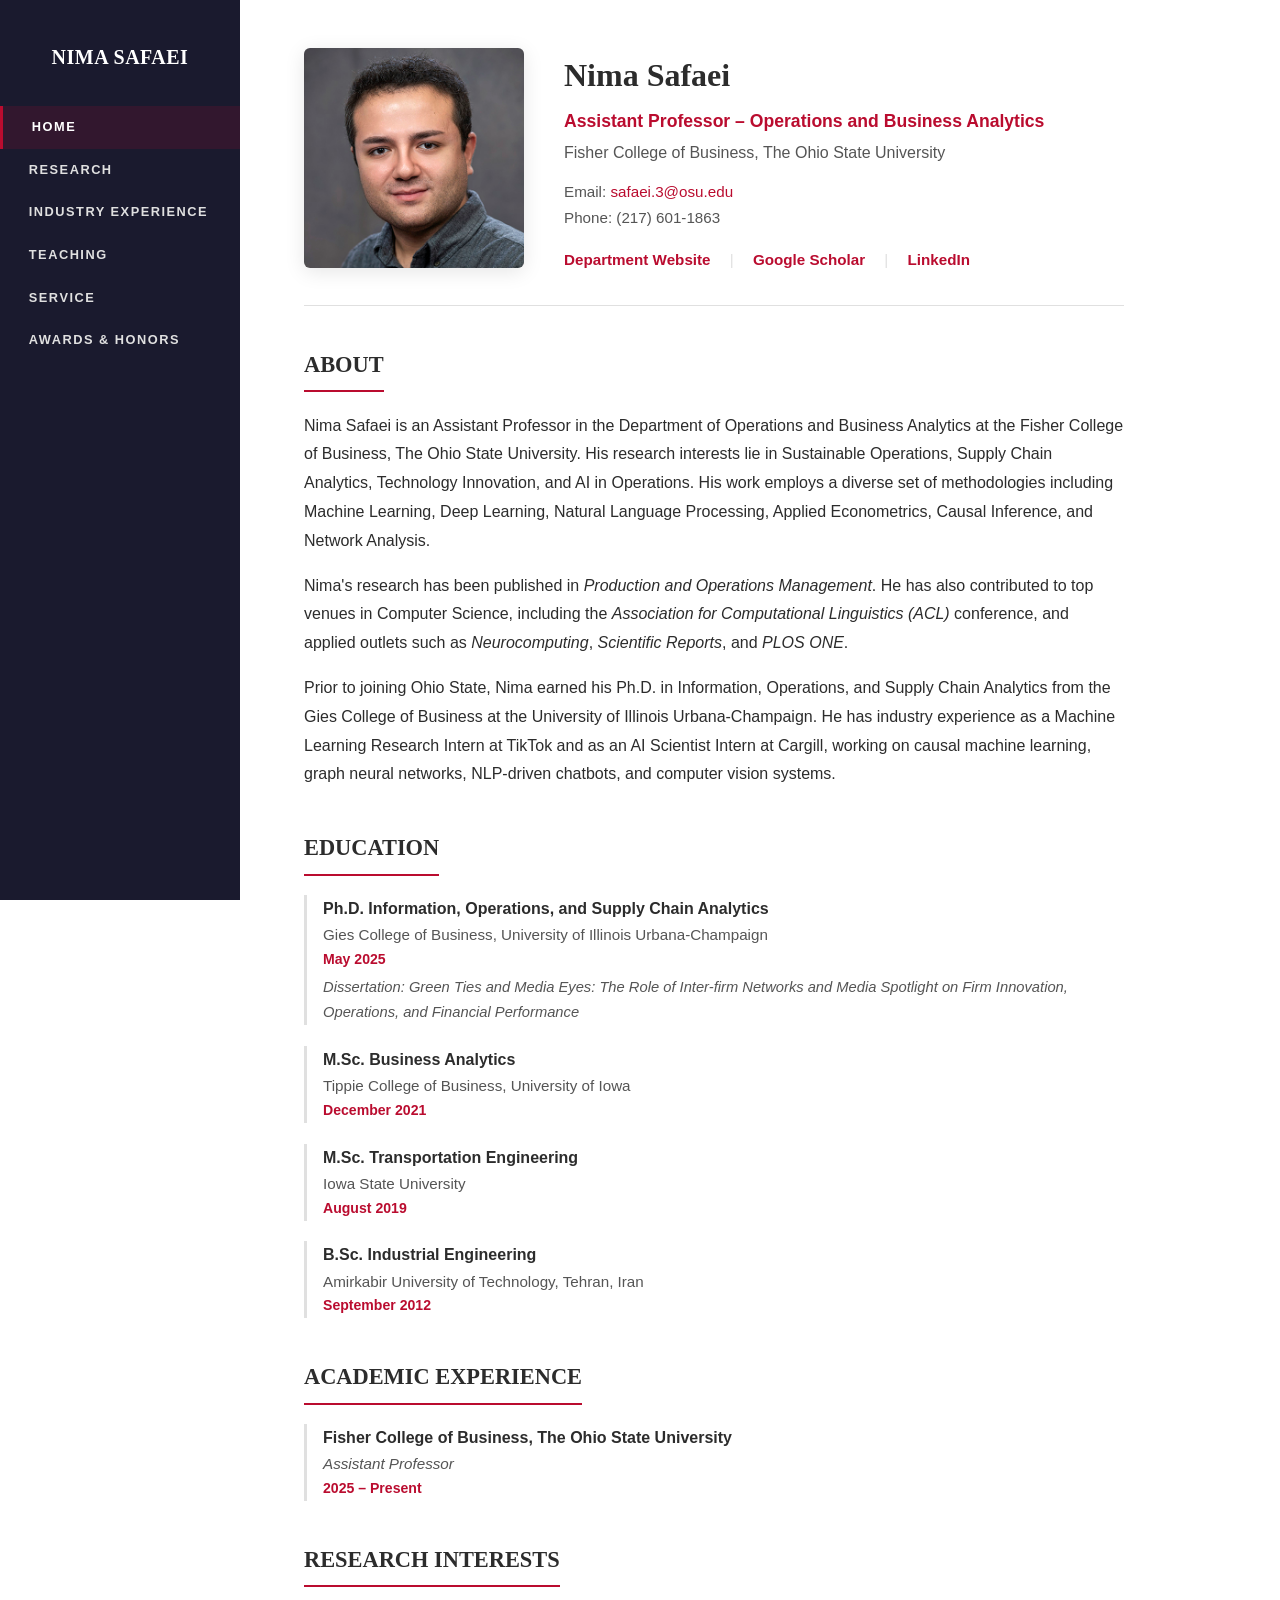
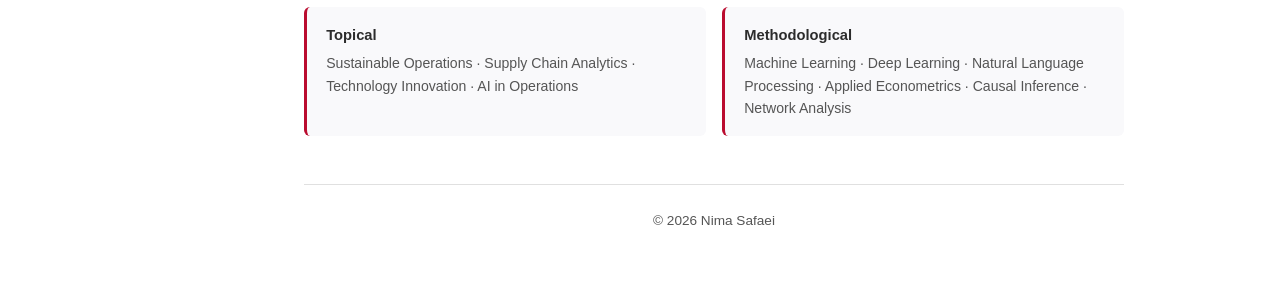
<file: index.html>
<!DOCTYPE html>
<html lang="en">
<head>
  <meta charset="UTF-8">
  <meta name="viewport" content="width=device-width, initial-scale=1.0">
  <title>Nima Safaei | Assistant Professor, Fisher College of Business, Ohio State</title>
  <meta name="description" content="Nima Safaei is an Assistant Professor of Operations and Business Analytics at the Fisher College of Business, The Ohio State University, researching sustainable operations, supply chain analytics, and AI in operations.">
  <meta name="author" content="Nima Safaei">
  <link rel="canonical" href="https://nima-safaei.com/">
  <meta property="og:title" content="Nima Safaei | Assistant Professor, Fisher College of Business, Ohio State">
  <meta property="og:description" content="Nima Safaei is an Assistant Professor of Operations and Business Analytics at the Fisher College of Business, The Ohio State University, researching sustainable operations, supply chain analytics, and AI in operations.">
  <meta property="og:type" content="website">
  <meta property="og:url" content="https://nima-safaei.com/">
  <link rel="stylesheet" href="style.css">
</head>
<body>

<!-- SIDEBAR -->
<nav class="sidebar">
  <div class="sidebar__name"><a href="/">NIMA SAFAEI</a></div>
  <div class="sidebar__nav">
    <a href="/" class="active">HOME</a>
    <a href="research.html">RESEARCH</a>
    <a href="industry.html">INDUSTRY EXPERIENCE</a>
    <a href="teaching.html">TEACHING</a>
    <a href="service.html">SERVICE</a>
    <a href="awards.html">AWARDS &amp; HONORS</a>
  </div>
</nav>

<!-- MAIN CONTENT -->
<div class="main">

  <!-- HERO -->
  <div class="hero">
    <img src="photo.jpg" alt="Nima Safaei" class="hero__photo">
    <div class="hero__info">
      <h1>Nima Safaei</h1>
      <div class="subtitle">Assistant Professor – Operations and Business Analytics</div>
      <div class="affiliation">Fisher College of Business, The Ohio State University</div>
      <div class="contact">
        Email: <a href="mailto:safaei.3@osu.edu">safaei.3@osu.edu</a><br>
        Phone: (217) 601-1863
      </div>
      <div class="hero__links">
        <a href="https://fisher.osu.edu/people/safaei.3" target="_blank">Department Website</a>
        <span class="sep">|</span>
        <a href="https://scholar.google.com/citations?user=uaWh0oIAAAAJ&amp;hl=en" target="_blank">Google Scholar</a>
        <span class="sep">|</span>
        <a href="https://www.linkedin.com/in/nima-safaei-4822b897/" target="_blank">LinkedIn</a>
      </div>
    </div>
  </div>

  <!-- ABOUT -->
  <div class="section">
    <h2 class="section__title">ABOUT</h2>
    <div class="about-text">
      <p>Nima Safaei is an Assistant Professor in the Department of Operations and Business Analytics at the Fisher College of Business, The Ohio State University. His research interests lie in Sustainable Operations, Supply Chain Analytics, Technology Innovation, and AI in Operations. His work employs a diverse set of methodologies including Machine Learning, Deep Learning, Natural Language Processing, Applied Econometrics, Causal Inference, and Network Analysis.</p>
      <p>Nima's research has been published in <em>Production and Operations Management</em>. He has also contributed to top venues in Computer Science, including the <em>Association for Computational Linguistics (ACL)</em> conference, and applied outlets such as <em>Neurocomputing</em>, <em>Scientific Reports</em>, and <em>PLOS ONE</em>.</p>
      <p>Prior to joining Ohio State, Nima earned his Ph.D. in Information, Operations, and Supply Chain Analytics from the Gies College of Business at the University of Illinois Urbana-Champaign. He has industry experience as a Machine Learning Research Intern at TikTok and as an AI Scientist Intern at Cargill, working on causal machine learning, graph neural networks, NLP-driven chatbots, and computer vision systems.</p>
    </div>
  </div>

  <!-- EDUCATION -->
  <div class="section">
    <h2 class="section__title">EDUCATION</h2>
    <div class="entry">
      <div class="entry__degree">Ph.D. Information, Operations, and Supply Chain Analytics</div>
      <div class="entry__school">Gies College of Business, University of Illinois Urbana-Champaign</div>
      <div class="entry__year">May 2025</div>
      <div class="entry__detail">Dissertation: Green Ties and Media Eyes: The Role of Inter-firm Networks and Media Spotlight on Firm Innovation, Operations, and Financial Performance</div>
    </div>
    <div class="entry">
      <div class="entry__degree">M.Sc. Business Analytics</div>
      <div class="entry__school">Tippie College of Business, University of Iowa</div>
      <div class="entry__year">December 2021</div>
    </div>
    <div class="entry">
      <div class="entry__degree">M.Sc. Transportation Engineering</div>
      <div class="entry__school">Iowa State University</div>
      <div class="entry__year">August 2019</div>
    </div>
    <div class="entry">
      <div class="entry__degree">B.Sc. Industrial Engineering</div>
      <div class="entry__school">Amirkabir University of Technology, Tehran, Iran</div>
      <div class="entry__year">September 2012</div>
    </div>
  </div>

  <!-- ACADEMIC EXPERIENCE -->
  <div class="section">
    <h2 class="section__title">ACADEMIC EXPERIENCE</h2>
    <div class="entry">
      <div class="entry__degree">Fisher College of Business, The Ohio State University</div>
      <div class="entry__school"><em>Assistant Professor</em></div>
      <div class="entry__year">2025 – Present</div>
    </div>
  </div>

  <!-- RESEARCH INTERESTS -->
  <div class="section">
    <h2 class="section__title">RESEARCH INTERESTS</h2>
    <div class="skills-grid">
      <div class="skill-card">
        <div class="skill-card__title">Topical</div>
        <div class="skill-card__items">Sustainable Operations · Supply Chain Analytics · Technology Innovation · AI in Operations</div>
      </div>
      <div class="skill-card">
        <div class="skill-card__title">Methodological</div>
        <div class="skill-card__items">Machine Learning · Deep Learning · Natural Language Processing · Applied Econometrics · Causal Inference · Network Analysis</div>
      </div>
    </div>
  </div>

  <div class="footer">&copy; 2026 Nima Safaei</div>

</div>

</body>
</html>
</file>
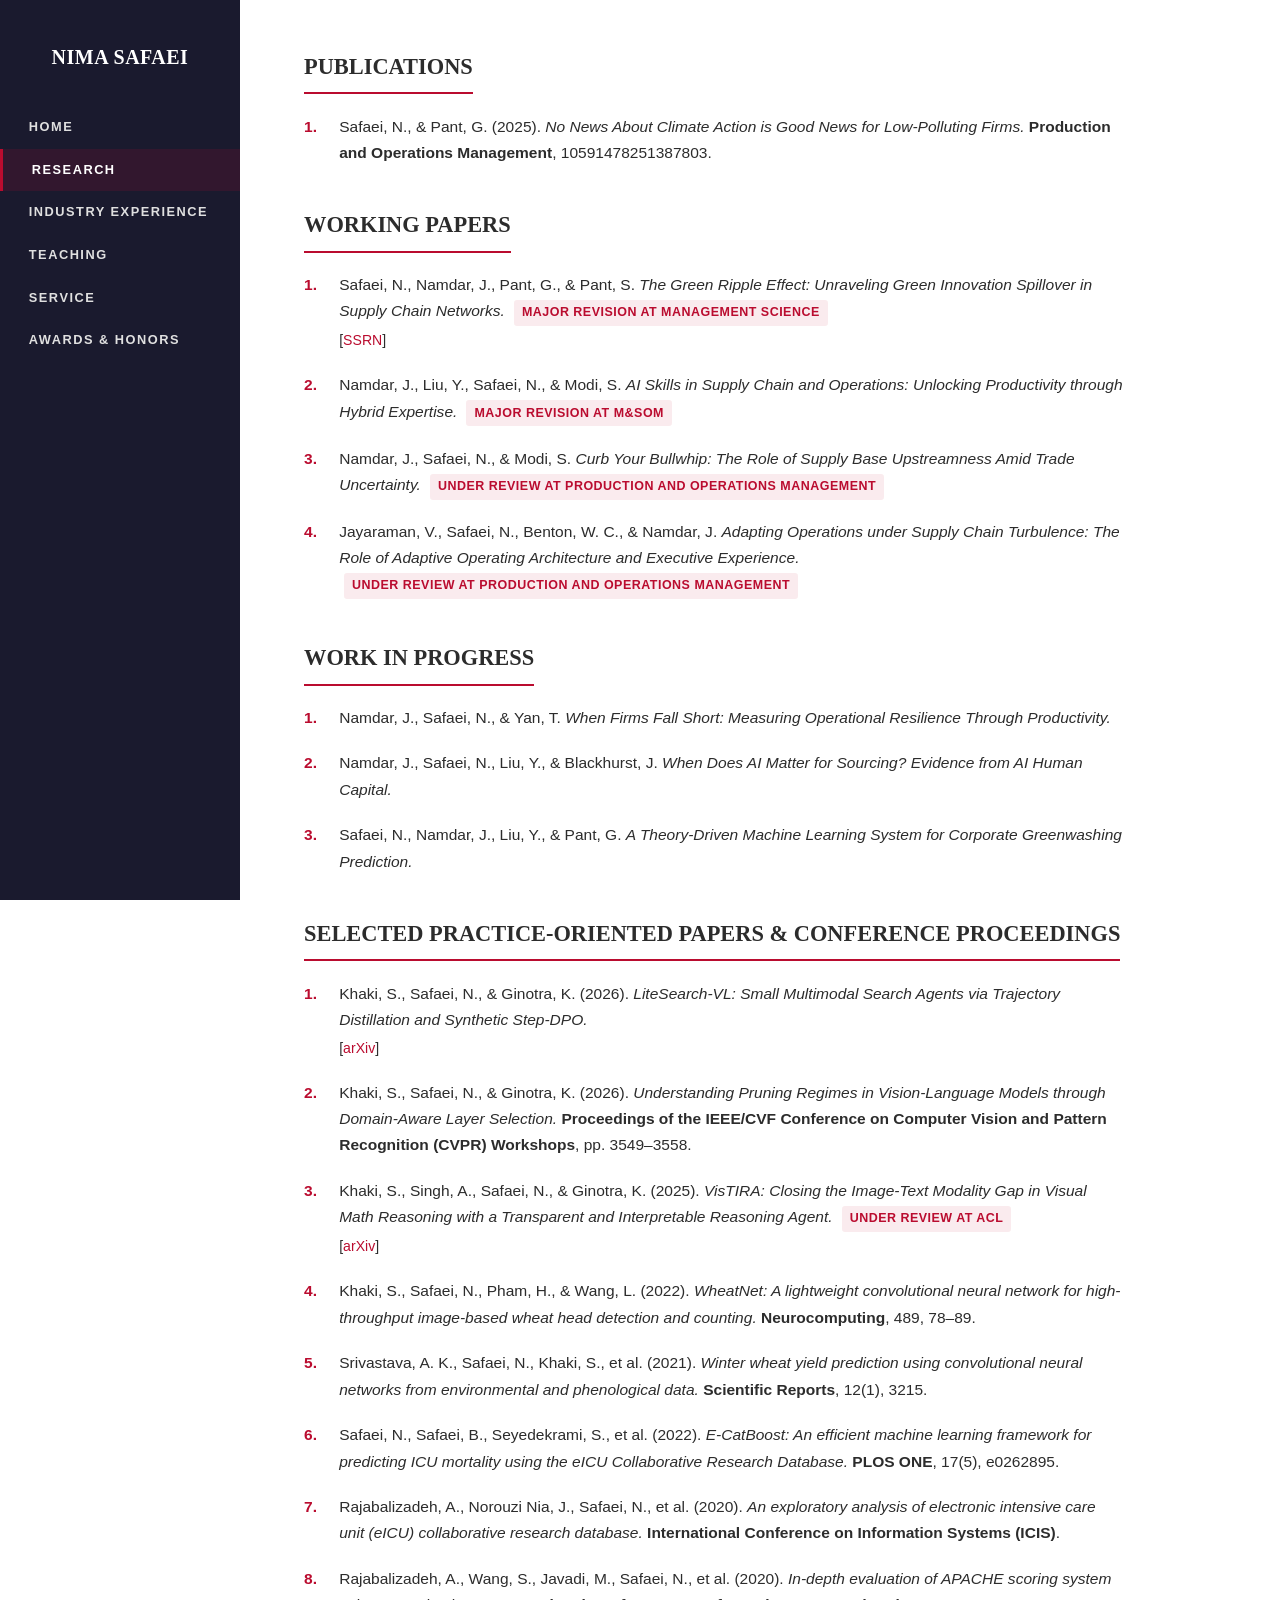
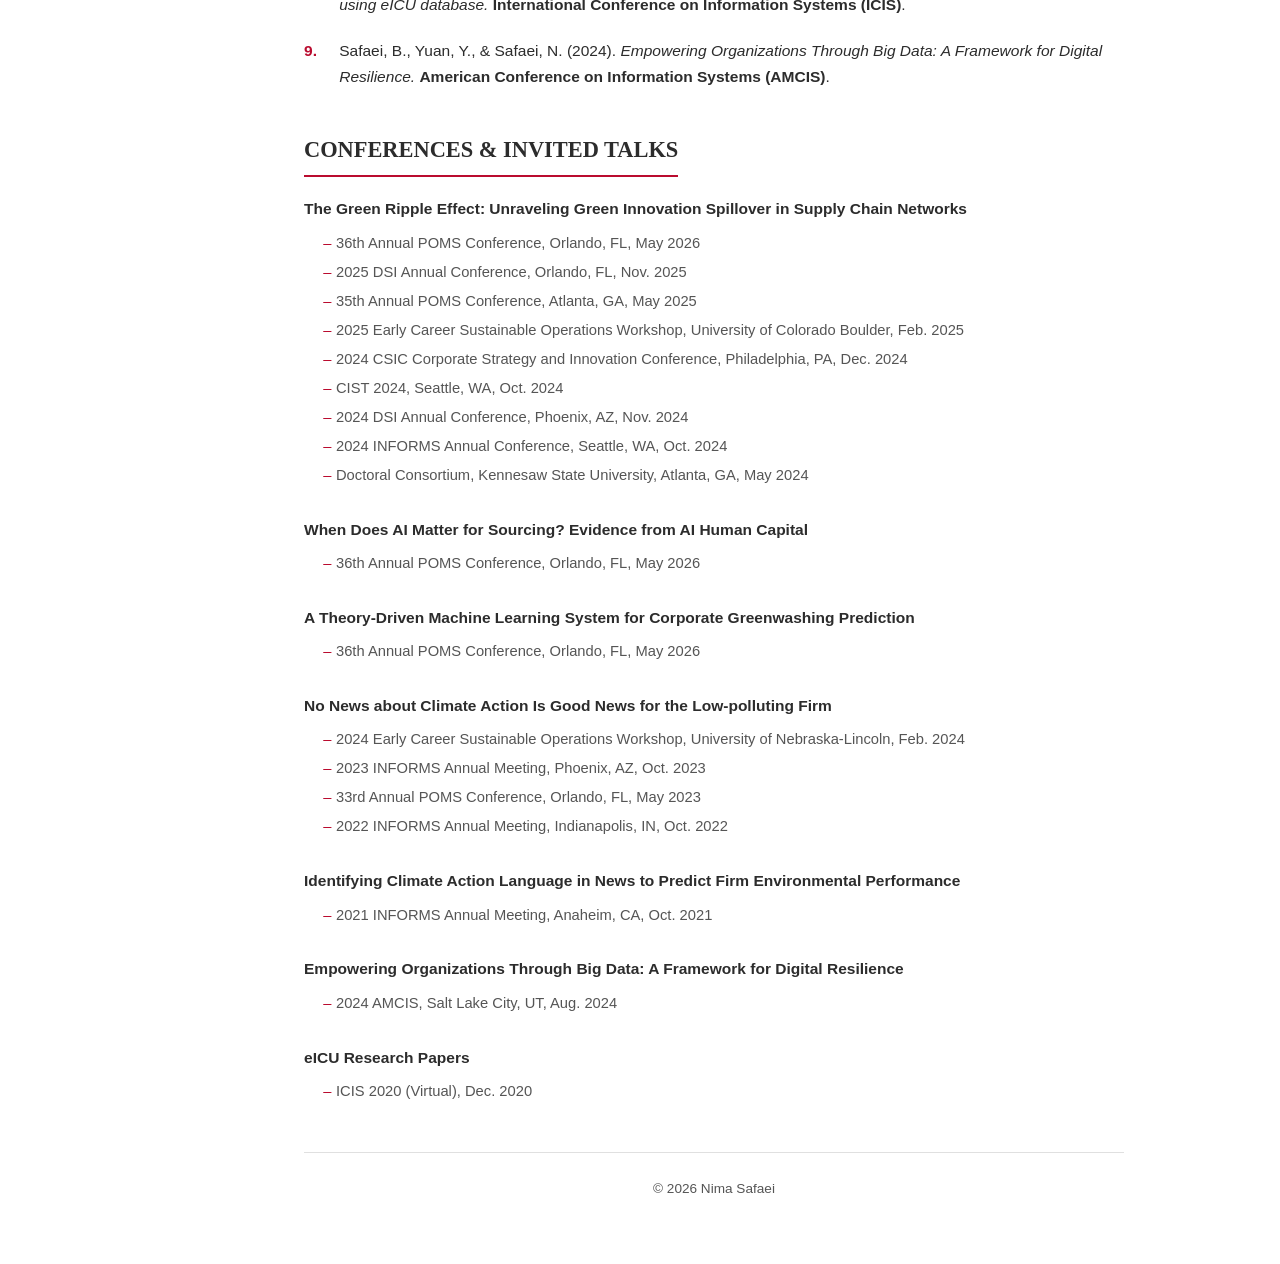
<file: research.html>
<!DOCTYPE html>
<html lang="en">
<head>
  <meta charset="UTF-8">
  <meta name="viewport" content="width=device-width, initial-scale=1.0">
  <title>Research | Nima Safaei, Ohio State Fisher College of Business</title>
  <meta name="description" content="Publications and working papers by Nima Safaei, including Curb Your Bullwhip: The Role of Supply Base Upstreamness Amid Trade Uncertainty, and Adapting Operations under Supply Chain Turbulence, on supply chains, green innovation, and AI in operations.">
  <meta name="author" content="Nima Safaei">
  <link rel="canonical" href="https://nima-safaei.com/research.html">
  <meta property="og:title" content="Research | Nima Safaei, Ohio State Fisher College of Business">
  <meta property="og:description" content="Publications and working papers by Nima Safaei, including Curb Your Bullwhip: The Role of Supply Base Upstreamness Amid Trade Uncertainty, and Adapting Operations under Supply Chain Turbulence, on supply chains, green innovation, and AI in operations.">
  <meta property="og:type" content="website">
  <meta property="og:url" content="https://nima-safaei.com/research.html">
  <link rel="stylesheet" href="style.css">
</head>
<body>

<nav class="sidebar">
  <div class="sidebar__name"><a href="/">NIMA SAFAEI</a></div>
  <div class="sidebar__nav">
    <a href="/">HOME</a>
    <a href="research.html" class="active">RESEARCH</a>
    <a href="industry.html">INDUSTRY EXPERIENCE</a>
    <a href="teaching.html">TEACHING</a>
    <a href="service.html">SERVICE</a>
    <a href="awards.html">AWARDS &amp; HONORS</a>
  </div>
</nav>

<div class="main">

  <!-- PUBLICATIONS -->
  <div class="section">
    <h2 class="section__title">PUBLICATIONS</h2>
    <ol class="pub-list">
      <li>
        Safaei, N., &amp; Pant, G. (2025). <span class="paper-title">No News About Climate Action is Good News for Low-Polluting Firms.</span> <span class="journal">Production and Operations Management</span>, 10591478251387803.
      </li>
    </ol>
  </div>

  <!-- WORKING PAPERS -->
  <div class="section">
    <h2 class="section__title">WORKING PAPERS</h2>
    <ol class="pub-list">
      <li>
        Safaei, N., Namdar, J., Pant, G., &amp; Pant, S. <span class="paper-title">The Green Ripple Effect: Unraveling Green Innovation Spillover in Supply Chain Networks.</span>
        <span class="pub-status">Major Revision at Management Science</span>
        <div class="pub-links">[<a href="https://papers.ssrn.com/sol3/papers.cfm?abstract_id=5761305" target="_blank">SSRN</a>]</div>
      </li>
      <li>
        Namdar, J., Liu, Y., Safaei, N., &amp; Modi, S. <span class="paper-title">AI Skills in Supply Chain and Operations: Unlocking Productivity through Hybrid Expertise.</span>
        <span class="pub-status">Major Revision at M&amp;SOM</span>
      </li>
      <li>
        Namdar, J., Safaei, N., &amp; Modi, S. <span class="paper-title">Curb Your Bullwhip: The Role of Supply Base Upstreamness Amid Trade Uncertainty.</span>
        <span class="pub-status">Under Review at Production and Operations Management</span>
      </li>
      <li>
        Jayaraman, V., Safaei, N., Benton, W. C., &amp; Namdar, J. <span class="paper-title">Adapting Operations under Supply Chain Turbulence: The Role of Adaptive Operating Architecture and Executive Experience.</span>
        <span class="pub-status">Under Review at Production and Operations Management</span>
      </li>
    </ol>
  </div>

  <!-- WORK IN PROGRESS -->
  <div class="section">
    <h2 class="section__title">WORK IN PROGRESS</h2>
    <ol class="pub-list">
      <li>
        Namdar, J., Safaei, N., &amp; Yan, T. <span class="paper-title">When Firms Fall Short: Measuring Operational Resilience Through Productivity.</span>
      </li>
      <li>
        Namdar, J., Safaei, N., <a href="https://sites.google.com/site/yuanyangliuhome" target="_blank" style="color: inherit; text-decoration: none;">Liu, Y.</a>, &amp; Blackhurst, J. <span class="paper-title">When Does AI Matter for Sourcing? Evidence from AI Human Capital.</span>
      </li>
      <li>
        Safaei, N., Namdar, J., Liu, Y., &amp; Pant, G. <span class="paper-title">A Theory-Driven Machine Learning System for Corporate Greenwashing Prediction.</span>
      </li>
    </ol>
  </div>

  <!-- SELECTED PRACTICE-ORIENTED PAPERS -->
  <div class="section">
    <h2 class="section__title">SELECTED PRACTICE-ORIENTED PAPERS &amp; CONFERENCE PROCEEDINGS</h2>
    <ol class="pub-list">
      <li>
        Khaki, S., Safaei, N., &amp; Ginotra, K. (2026). <span class="paper-title">LiteSearch-VL: Small Multimodal Search Agents via Trajectory Distillation and Synthetic Step-DPO.</span>
        <div class="pub-links">[<a href="https://arxiv.org/" target="_blank">arXiv</a>]</div>
      </li>
      <li>
        Khaki, S., Safaei, N., &amp; Ginotra, K. (2026). <span class="paper-title">Understanding Pruning Regimes in Vision-Language Models through Domain-Aware Layer Selection.</span> <span class="journal">Proceedings of the IEEE/CVF Conference on Computer Vision and Pattern Recognition (CVPR) Workshops</span>, pp. 3549–3558.
      </li>
      <li>
        Khaki, S., Singh, A., Safaei, N., &amp; Ginotra, K. (2025). <span class="paper-title">VisTIRA: Closing the Image-Text Modality Gap in Visual Math Reasoning with a Transparent and Interpretable Reasoning Agent.</span>
        <span class="pub-status">Under Review at ACL</span>
        <div class="pub-links">[<a href="https://arxiv.org/" target="_blank">arXiv</a>]</div>
      </li>
      <li>
        Khaki, S., Safaei, N., Pham, H., &amp; Wang, L. (2022). <span class="paper-title">WheatNet: A lightweight convolutional neural network for high-throughput image-based wheat head detection and counting.</span> <span class="journal">Neurocomputing</span>, 489, 78–89.
      </li>
      <li>
        Srivastava, A. K., Safaei, N., Khaki, S., et al. (2021). <span class="paper-title">Winter wheat yield prediction using convolutional neural networks from environmental and phenological data.</span> <span class="journal">Scientific Reports</span>, 12(1), 3215.
      </li>
      <li>
        Safaei, N., Safaei, B., Seyedekrami, S., et al. (2022). <span class="paper-title">E-CatBoost: An efficient machine learning framework for predicting ICU mortality using the eICU Collaborative Research Database.</span> <span class="journal">PLOS ONE</span>, 17(5), e0262895.
      </li>
      <li>
        Rajabalizadeh, A., Norouzi Nia, J., Safaei, N., et al. (2020). <span class="paper-title">An exploratory analysis of electronic intensive care unit (eICU) collaborative research database.</span> <span class="journal">International Conference on Information Systems (ICIS)</span>.
      </li>
      <li>
        Rajabalizadeh, A., Wang, S., Javadi, M., Safaei, N., et al. (2020). <span class="paper-title">In-depth evaluation of APACHE scoring system using eICU database.</span> <span class="journal">International Conference on Information Systems (ICIS)</span>.
      </li>
      <li>
        Safaei, B., Yuan, Y., &amp; Safaei, N. (2024). <span class="paper-title">Empowering Organizations Through Big Data: A Framework for Digital Resilience.</span> <span class="journal">American Conference on Information Systems (AMCIS)</span>.
      </li>
    </ol>
  </div>

  <!-- CONFERENCES -->
  <div class="section">
    <h2 class="section__title">CONFERENCES &amp; INVITED TALKS</h2>

    <div class="conf-group">
      <div class="conf-group__paper">The Green Ripple Effect: Unraveling Green Innovation Spillover in Supply Chain Networks</div>
      <ul>
        <li>36th Annual POMS Conference, Orlando, FL, May 2026</li>
        <li>2025 DSI Annual Conference, Orlando, FL, Nov. 2025</li>
        <li>35th Annual POMS Conference, Atlanta, GA, May 2025</li>
        <li>2025 Early Career Sustainable Operations Workshop, University of Colorado Boulder, Feb. 2025</li>
        <li>2024 CSIC Corporate Strategy and Innovation Conference, Philadelphia, PA, Dec. 2024</li>
        <li>CIST 2024, Seattle, WA, Oct. 2024</li>
        <li>2024 DSI Annual Conference, Phoenix, AZ, Nov. 2024</li>
        <li>2024 INFORMS Annual Conference, Seattle, WA, Oct. 2024</li>
        <li>Doctoral Consortium, Kennesaw State University, Atlanta, GA, May 2024</li>
      </ul>
    </div>

    <div class="conf-group">
      <div class="conf-group__paper">When Does AI Matter for Sourcing? Evidence from AI Human Capital</div>
      <ul>
        <li>36th Annual POMS Conference, Orlando, FL, May 2026</li>
      </ul>
    </div>

    <div class="conf-group">
      <div class="conf-group__paper">A Theory-Driven Machine Learning System for Corporate Greenwashing Prediction</div>
      <ul>
        <li>36th Annual POMS Conference, Orlando, FL, May 2026</li>
      </ul>
    </div>

    <div class="conf-group">
      <div class="conf-group__paper">No News about Climate Action Is Good News for the Low-polluting Firm</div>
      <ul>
        <li>2024 Early Career Sustainable Operations Workshop, University of Nebraska-Lincoln, Feb. 2024</li>
        <li>2023 INFORMS Annual Meeting, Phoenix, AZ, Oct. 2023</li>
        <li>33rd Annual POMS Conference, Orlando, FL, May 2023</li>
        <li>2022 INFORMS Annual Meeting, Indianapolis, IN, Oct. 2022</li>
      </ul>
    </div>

    <div class="conf-group">
      <div class="conf-group__paper">Identifying Climate Action Language in News to Predict Firm Environmental Performance</div>
      <ul>
        <li>2021 INFORMS Annual Meeting, Anaheim, CA, Oct. 2021</li>
      </ul>
    </div>

    <div class="conf-group">
      <div class="conf-group__paper">Empowering Organizations Through Big Data: A Framework for Digital Resilience</div>
      <ul>
        <li>2024 AMCIS, Salt Lake City, UT, Aug. 2024</li>
      </ul>
    </div>

    <div class="conf-group">
      <div class="conf-group__paper">eICU Research Papers</div>
      <ul>
        <li>ICIS 2020 (Virtual), Dec. 2020</li>
      </ul>
    </div>

  </div>

  <div class="footer">&copy; 2026 Nima Safaei</div>
</div>

</body>
</html>
</file>
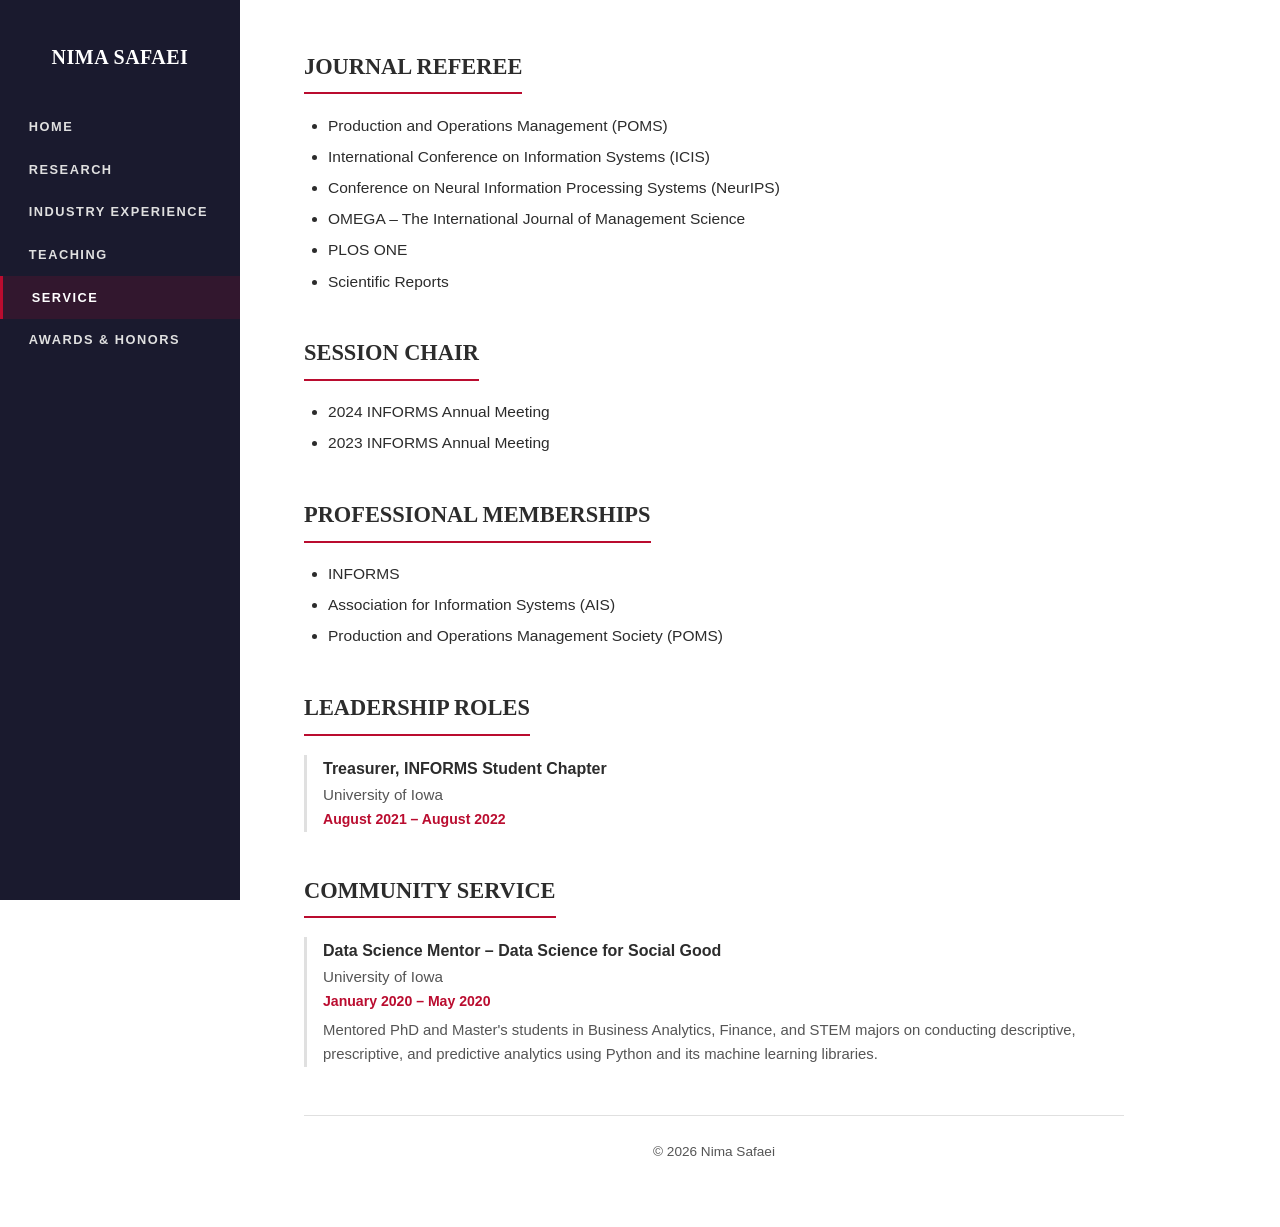
<file: service.html>
<!DOCTYPE html>
<html lang="en">
<head>
  <meta charset="UTF-8">
  <meta name="viewport" content="width=device-width, initial-scale=1.0">
  <title>Service | Nima Safaei, Ohio State Fisher College of Business</title>
  <meta name="description" content="Academic service by Nima Safaei, including journal refereeing, session chair roles at INFORMS, professional memberships, and data science mentorship.">
  <meta name="author" content="Nima Safaei">
  <link rel="canonical" href="https://nima-safaei.com/service.html">
  <meta property="og:title" content="Service | Nima Safaei, Ohio State Fisher College of Business">
  <meta property="og:description" content="Academic service by Nima Safaei, including journal refereeing, session chair roles at INFORMS, professional memberships, and data science mentorship.">
  <meta property="og:type" content="website">
  <meta property="og:url" content="https://nima-safaei.com/service.html">
  <link rel="stylesheet" href="style.css">
</head>
<body>

<nav class="sidebar">
  <div class="sidebar__name"><a href="/">NIMA SAFAEI</a></div>
  <div class="sidebar__nav">
    <a href="/">HOME</a>
    <a href="research.html">RESEARCH</a>
    <a href="industry.html">INDUSTRY EXPERIENCE</a>
    <a href="teaching.html">TEACHING</a>
    <a href="service.html" class="active">SERVICE</a>
    <a href="awards.html">AWARDS &amp; HONORS</a>
  </div>
</nav>

<div class="main">

  <!-- JOURNAL REFEREE -->
  <div class="section">
    <h2 class="section__title">JOURNAL REFEREE</h2>
    <ul class="service-list">
      <li>Production and Operations Management (POMS)</li>
      <li>International Conference on Information Systems (ICIS)</li>
      <li>Conference on Neural Information Processing Systems (NeurIPS)</li>
      <li>OMEGA – The International Journal of Management Science</li>
      <li>PLOS ONE</li>
      <li>Scientific Reports</li>
    </ul>
  </div>

  <!-- SESSION CHAIR -->
  <div class="section">
    <h2 class="section__title">SESSION CHAIR</h2>
    <ul class="service-list">
      <li>2024 INFORMS Annual Meeting</li>
      <li>2023 INFORMS Annual Meeting</li>
    </ul>
  </div>

  <!-- PROFESSIONAL ORGANIZATIONS -->
  <div class="section">
    <h2 class="section__title">PROFESSIONAL MEMBERSHIPS</h2>
    <ul class="service-list">
      <li>INFORMS</li>
      <li>Association for Information Systems (AIS)</li>
      <li>Production and Operations Management Society (POMS)</li>
    </ul>
  </div>

  <!-- STUDENT CHAPTER -->
  <div class="section">
    <h2 class="section__title">LEADERSHIP ROLES</h2>
    <div class="entry">
      <div class="entry__degree">Treasurer, INFORMS Student Chapter</div>
      <div class="entry__school">University of Iowa</div>
      <div class="entry__year">August 2021 – August 2022</div>
    </div>
  </div>

  <!-- DATA SCIENCE FOR SOCIAL GOOD -->
  <div class="section">
    <h2 class="section__title">COMMUNITY SERVICE</h2>
    <div class="entry">
      <div class="entry__degree">Data Science Mentor – Data Science for Social Good</div>
      <div class="entry__school">University of Iowa</div>
      <div class="entry__year">January 2020 – May 2020</div>
      <div class="entry__desc">Mentored PhD and Master's students in Business Analytics, Finance, and STEM majors on conducting descriptive, prescriptive, and predictive analytics using Python and its machine learning libraries.</div>
    </div>
  </div>

  <div class="footer">&copy; 2026 Nima Safaei</div>
</div>

</body>
</html>
</file>
<file: style.css>
/* ===== RESET & BASE ===== */
* { margin: 0; padding: 0; box-sizing: border-box; }

@import url('https://fonts.googleapis.com/css2?family=Playfair+Display:wght@400;600;700&family=Source+Sans+3:ital,wght@0,300;0,400;0,600;0,700;1,400&display=swap');

:root {
  --color-bg: #ffffff;
  --color-text: #2c2c2c;
  --color-text-light: #555555;
  --color-accent: #ba0c2f; /* OSU Scarlet */
  --color-accent-dark: #8c0a24;
  --color-sidebar-bg: #1a1a2e;
  --color-sidebar-text: #e0e0e0;
  --color-sidebar-hover: #ba0c2f;
  --color-border: #e0e0e0;
  --color-section-bg: #f9f9fb;
  --font-heading: 'Playfair Display', Georgia, serif;
  --font-body: 'Source Sans 3', 'Segoe UI', sans-serif;
  --sidebar-width: 240px;
  --max-content-width: 820px;
}

html { scroll-behavior: smooth; }

body {
  font-family: var(--font-body);
  color: var(--color-text);
  background: var(--color-bg);
  line-height: 1.7;
  font-size: 16px;
}

a { color: var(--color-accent); text-decoration: none; transition: color 0.2s; }
a:hover { color: var(--color-accent-dark); text-decoration: underline; }

/* ===== SIDEBAR ===== */
.sidebar {
  position: fixed;
  top: 0; left: 0;
  width: var(--sidebar-width);
  height: 100vh;
  background: var(--color-sidebar-bg);
  display: flex;
  flex-direction: column;
  align-items: center;
  padding: 2.5rem 0 1.5rem;
  z-index: 100;
  overflow-y: auto;
}

.sidebar__name {
  font-family: var(--font-heading);
  font-size: 1.25rem;
  font-weight: 700;
  color: #fff;
  letter-spacing: 0.5px;
  text-align: center;
  padding: 0 1rem;
  margin-bottom: 2rem;
}
.sidebar__name a { color: #fff; text-decoration: none; }
.sidebar__name a:hover { color: var(--color-sidebar-hover); text-decoration: none; }

.sidebar__nav { width: 100%; }

.sidebar__nav a {
  display: block;
  padding: 0.65rem 1.8rem;
  font-size: 0.8rem;
  font-weight: 600;
  letter-spacing: 1.5px;
  text-transform: uppercase;
  color: var(--color-sidebar-text);
  text-decoration: none;
  transition: background 0.2s, color 0.2s;
}
.sidebar__nav a:hover,
.sidebar__nav a.active {
  background: rgba(186, 12, 47, 0.15);
  color: #fff;
  text-decoration: none;
}
.sidebar__nav a.active {
  border-left: 3px solid var(--color-accent);
}

/* ===== MAIN CONTENT ===== */
.main {
  margin-left: var(--sidebar-width);
  padding: 3rem 4rem 4rem;
  max-width: calc(var(--max-content-width) + 8rem);
}

/* ===== HOME HERO ===== */
.hero {
  display: flex;
  gap: 2.5rem;
  align-items: flex-start;
  margin-bottom: 2.5rem;
  padding-bottom: 2rem;
  border-bottom: 1px solid var(--color-border);
}

.hero__photo {
  width: 220px;
  min-width: 220px;
  border-radius: 6px;
  object-fit: cover;
  box-shadow: 0 4px 20px rgba(0,0,0,0.1);
}

.hero__info h1 {
  font-family: var(--font-heading);
  font-size: 2rem;
  font-weight: 700;
  color: var(--color-text);
  margin-bottom: 0.3rem;
}

.hero__info .subtitle {
  font-size: 1.1rem;
  font-weight: 600;
  color: var(--color-accent);
  margin-bottom: 0.15rem;
}

.hero__info .affiliation {
  font-size: 1rem;
  color: var(--color-text-light);
  margin-bottom: 0.8rem;
}

.hero__info .contact {
  font-size: 0.95rem;
  color: var(--color-text-light);
  margin-bottom: 1rem;
}

.hero__links {
  display: flex;
  flex-wrap: wrap;
  gap: 0.5rem 1.2rem;
  font-size: 0.95rem;
}
.hero__links a { font-weight: 600; }
.hero__links .sep { color: var(--color-border); }

/* ===== SECTION HEADINGS ===== */
.section { margin-bottom: 2.5rem; }

.section__title {
  font-family: var(--font-heading);
  font-size: 1.4rem;
  font-weight: 700;
  color: var(--color-text);
  padding-bottom: 0.4rem;
  border-bottom: 2px solid var(--color-accent);
  margin-bottom: 1.2rem;
  display: inline-block;
}

/* ===== ABOUT TEXT ===== */
.about-text {
  font-size: 1rem;
  color: var(--color-text);
  line-height: 1.8;
}
.about-text p + p { margin-top: 1rem; }

/* ===== EDUCATION / EXPERIENCE ENTRIES ===== */
.entry {
  margin-bottom: 1.3rem;
  padding-left: 1rem;
  border-left: 3px solid var(--color-border);
}
.entry__degree {
  font-weight: 700;
  font-size: 1rem;
}
.entry__school {
  color: var(--color-text-light);
  font-size: 0.95rem;
}
.entry__year {
  font-size: 0.88rem;
  color: var(--color-accent);
  font-weight: 600;
}
.entry__detail {
  font-size: 0.92rem;
  color: var(--color-text-light);
  font-style: italic;
  margin-top: 0.2rem;
}
.entry__desc {
  font-size: 0.93rem;
  color: var(--color-text-light);
  margin-top: 0.3rem;
  line-height: 1.6;
}

/* ===== PUBLICATION LIST ===== */
.pub-list { list-style: none; counter-reset: pub; }
.pub-list > li {
  position: relative;
  padding-left: 2.2rem;
  margin-bottom: 1.2rem;
  font-size: 0.97rem;
  line-height: 1.7;
}
.pub-list > li::before {
  counter-increment: pub;
  content: counter(pub) ".";
  position: absolute;
  left: 0;
  font-weight: 700;
  color: var(--color-accent);
}
.pub-list .paper-title { font-style: italic; }
.pub-list .journal { font-weight: 700; }
.pub-list .pub-links { font-size: 0.88rem; margin-top: 0.2rem; }
.pub-list .pub-note {
  font-size: 0.88rem;
  color: var(--color-text-light);
  margin-top: 0.15rem;
}
.pub-list .pub-status {
  display: inline-block;
  font-size: 0.78rem;
  font-weight: 600;
  text-transform: uppercase;
  letter-spacing: 0.5px;
  padding: 0.15rem 0.5rem;
  border-radius: 3px;
  background: rgba(186, 12, 47, 0.08);
  color: var(--color-accent);
  margin-left: 0.3rem;
}

/* ===== SUBSECTION ===== */
.subsection__title {
  font-family: var(--font-heading);
  font-size: 1.15rem;
  font-weight: 600;
  color: var(--color-text);
  margin: 2rem 0 1rem;
}

/* ===== TEACHING TABLE ===== */
.teaching-group { margin-bottom: 2rem; }
.teaching-group__school {
  font-weight: 700;
  font-size: 1.05rem;
  margin-bottom: 0.6rem;
  color: var(--color-text);
}
.teaching-item {
  padding-left: 1rem;
  border-left: 3px solid var(--color-border);
  margin-bottom: 1rem;
}
.teaching-item__course {
  font-weight: 600;
  font-size: 0.97rem;
}
.teaching-item__term {
  font-size: 0.88rem;
  color: var(--color-accent);
  font-weight: 600;
}

/* ===== AWARDS LIST ===== */
.award-list { list-style: none; }
.award-list li {
  padding: 0.6rem 0;
  border-bottom: 1px solid #f0f0f0;
  font-size: 0.97rem;
}
.award-list li:last-child { border-bottom: none; }
.award-year {
  display: inline-block;
  font-size: 0.82rem;
  font-weight: 700;
  color: var(--color-accent);
  width: 55px;
}

/* ===== SERVICE LIST ===== */
.service-list { list-style: disc; padding-left: 1.5rem; }
.service-list li {
  font-size: 0.97rem;
  margin-bottom: 0.4rem;
  line-height: 1.6;
}

/* ===== SKILLS SECTION ===== */
.skills-grid {
  display: grid;
  grid-template-columns: 1fr 1fr;
  gap: 1rem;
}
.skill-card {
  background: var(--color-section-bg);
  padding: 1rem 1.2rem;
  border-radius: 6px;
  border-left: 3px solid var(--color-accent);
}
.skill-card__title {
  font-weight: 700;
  font-size: 0.92rem;
  margin-bottom: 0.3rem;
  color: var(--color-text);
}
.skill-card__items {
  font-size: 0.88rem;
  color: var(--color-text-light);
  line-height: 1.6;
}

/* ===== CONFERENCE LIST ===== */
.conf-group { margin-bottom: 1.8rem; }
.conf-group__paper {
  font-weight: 600;
  font-size: 0.97rem;
  margin-bottom: 0.5rem;
}
.conf-group ul {
  list-style: none;
  padding-left: 1.2rem;
}
.conf-group li {
  font-size: 0.92rem;
  color: var(--color-text-light);
  margin-bottom: 0.25rem;
  position: relative;
  padding-left: 0.8rem;
}
.conf-group li::before {
  content: "–";
  position: absolute;
  left: 0;
  color: var(--color-accent);
}

/* ===== FOOTER ===== */
.footer {
  margin-top: 3rem;
  padding-top: 1.5rem;
  border-top: 1px solid var(--color-border);
  font-size: 0.85rem;
  color: var(--color-text-light);
  text-align: center;
}

/* ===== RESPONSIVE ===== */
@media (max-width: 900px) {
  .sidebar {
    position: static;
    width: 100%;
    height: auto;
    flex-direction: row;
    flex-wrap: wrap;
    justify-content: center;
    padding: 1rem;
    gap: 0;
  }
  .sidebar__name { margin-bottom: 0.5rem; width: 100%; }
  .sidebar__nav { display: flex; flex-wrap: wrap; justify-content: center; gap: 0; }
  .sidebar__nav a { padding: 0.4rem 0.8rem; font-size: 0.72rem; }
  .sidebar__nav a.active { border-left: none; border-bottom: 3px solid var(--color-accent); }
  .main { margin-left: 0; padding: 2rem 1.5rem; }
  .hero { flex-direction: column; align-items: center; text-align: center; }
  .hero__photo { width: 180px; min-width: 180px; }
  .hero__links { justify-content: center; }
  .skills-grid { grid-template-columns: 1fr; }
}
</file>
